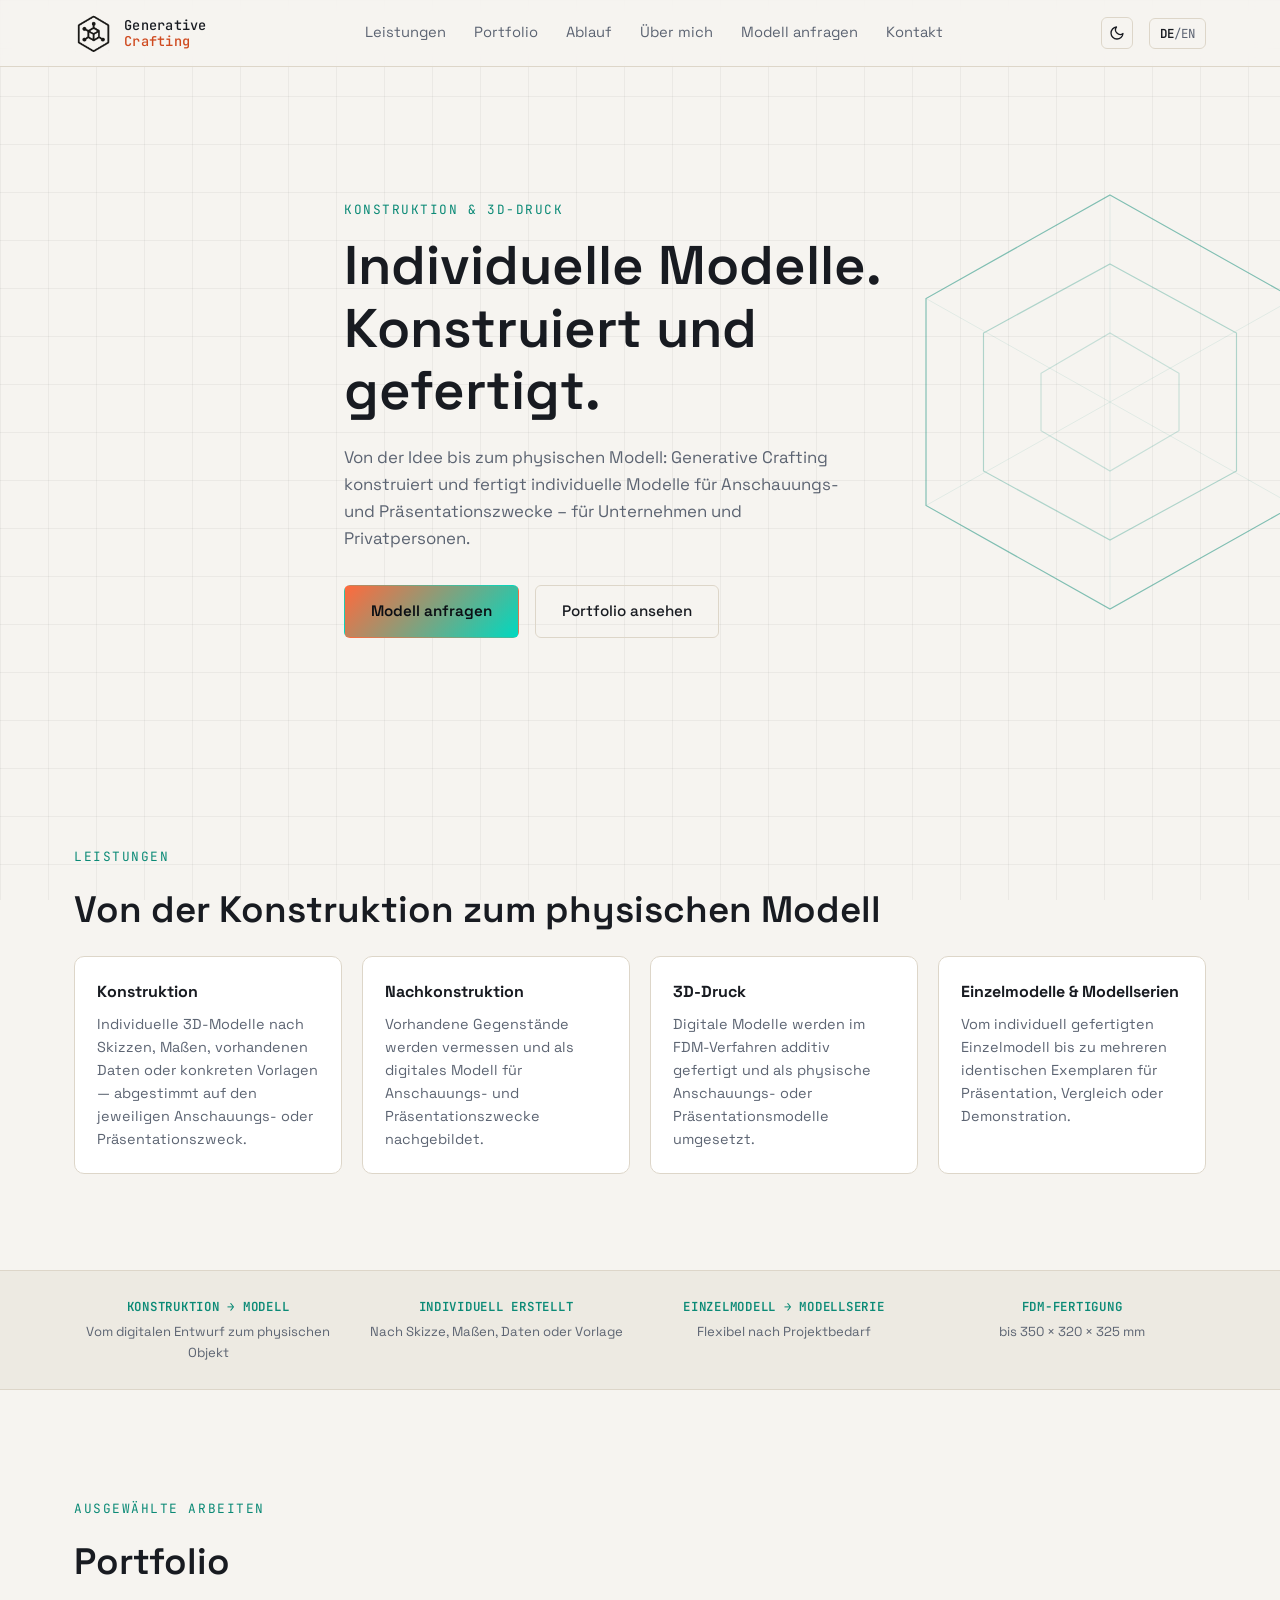
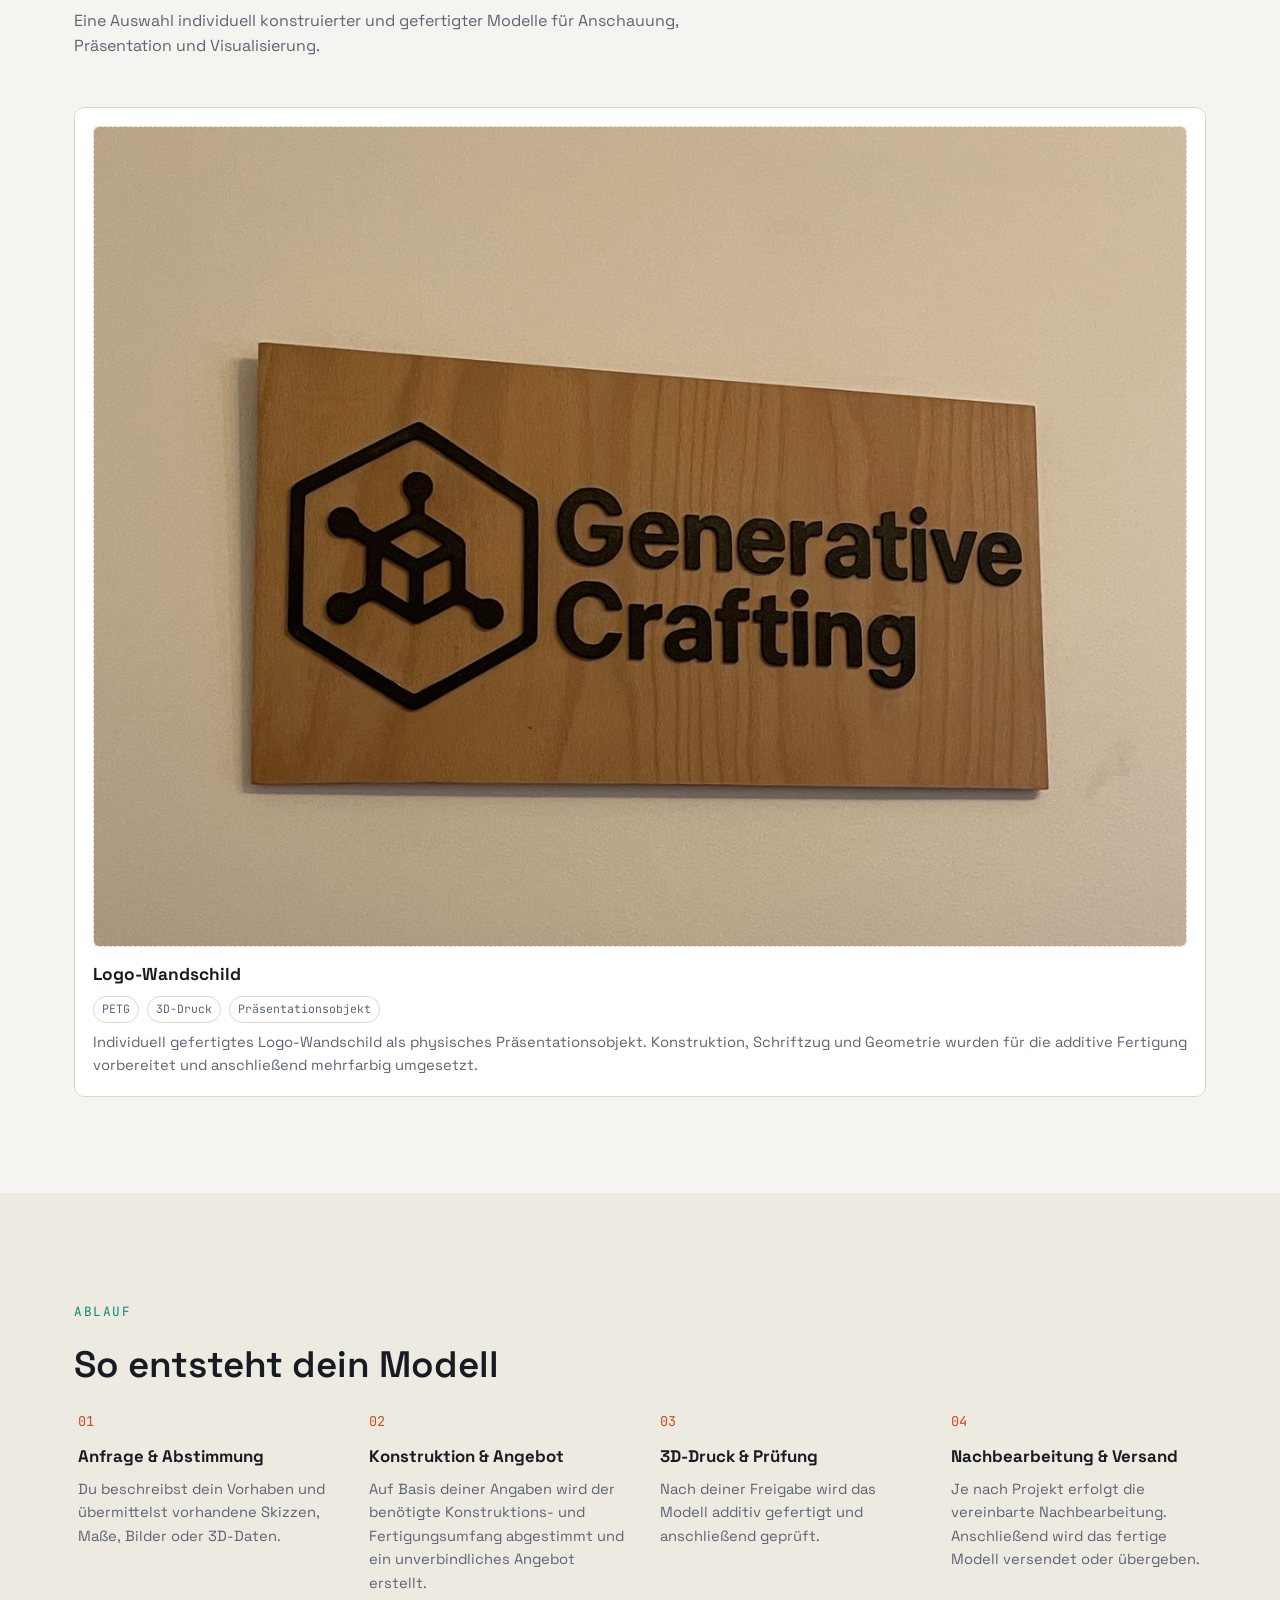
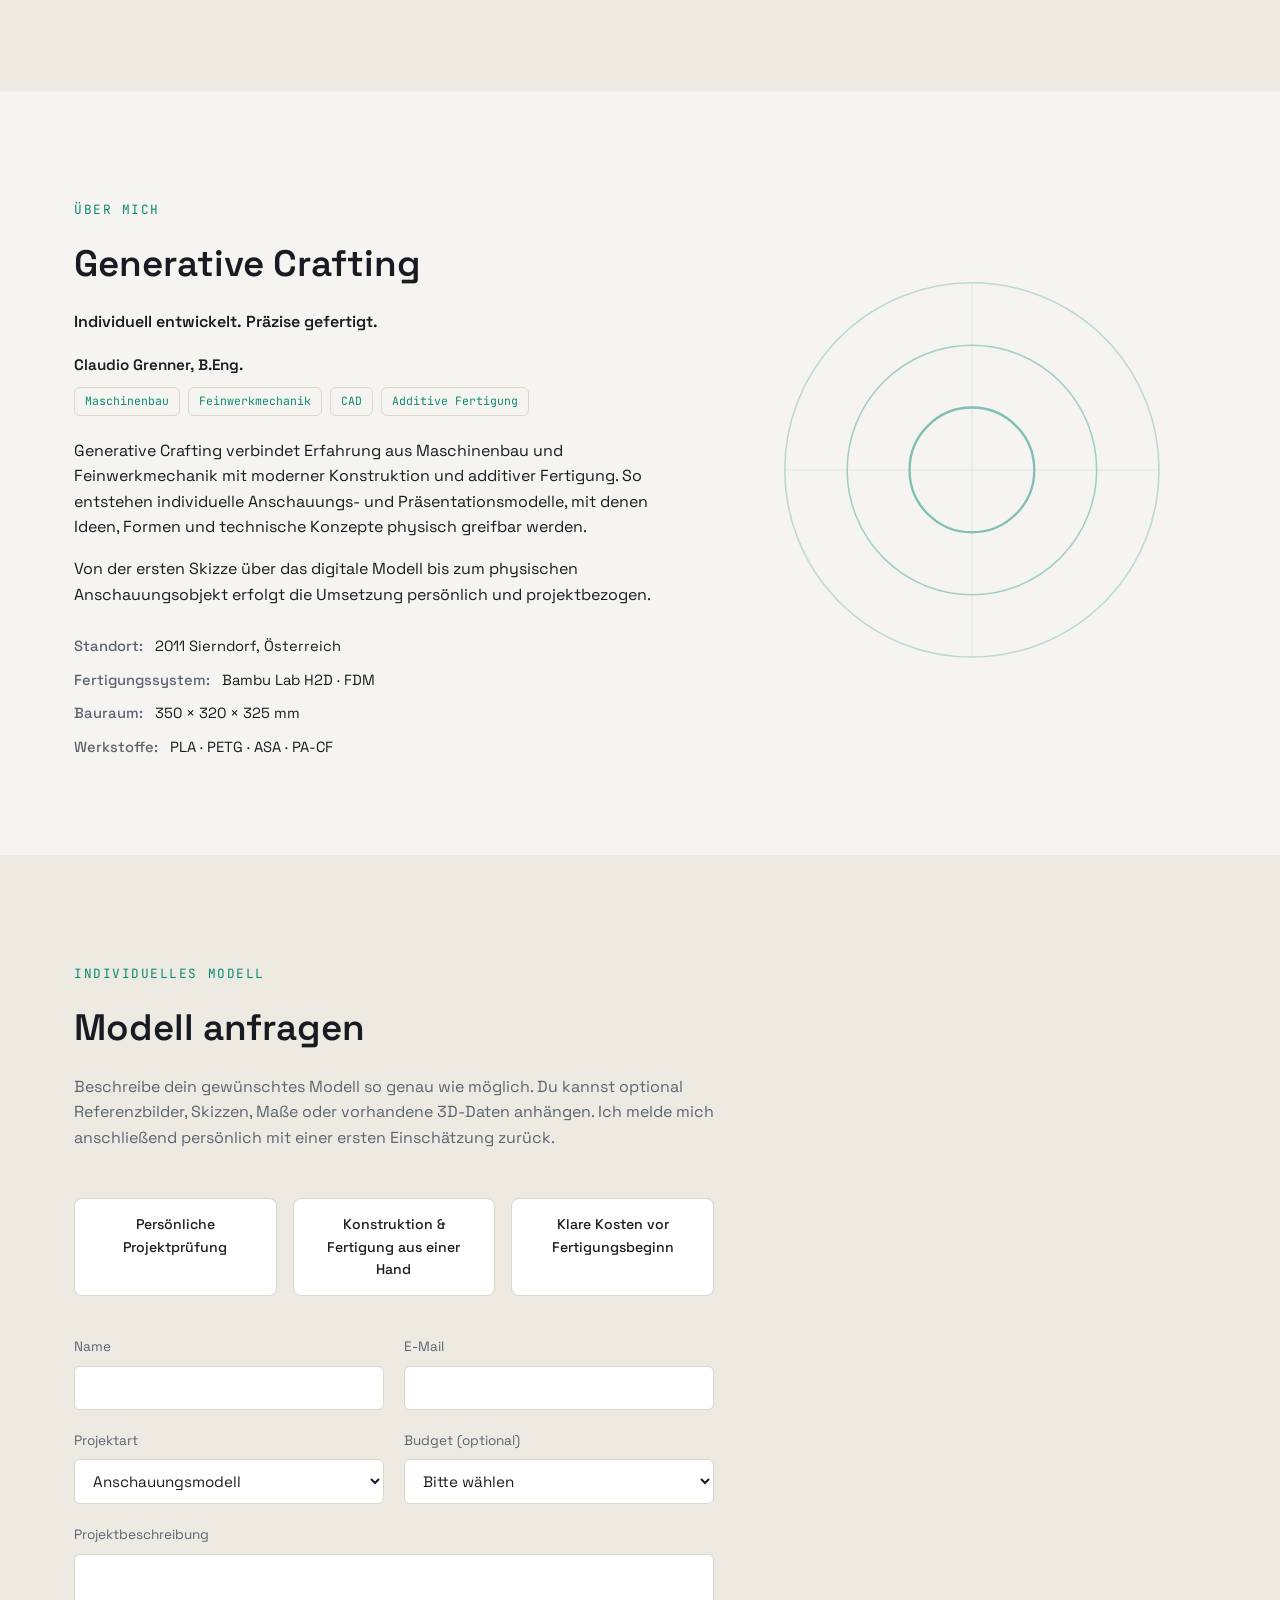
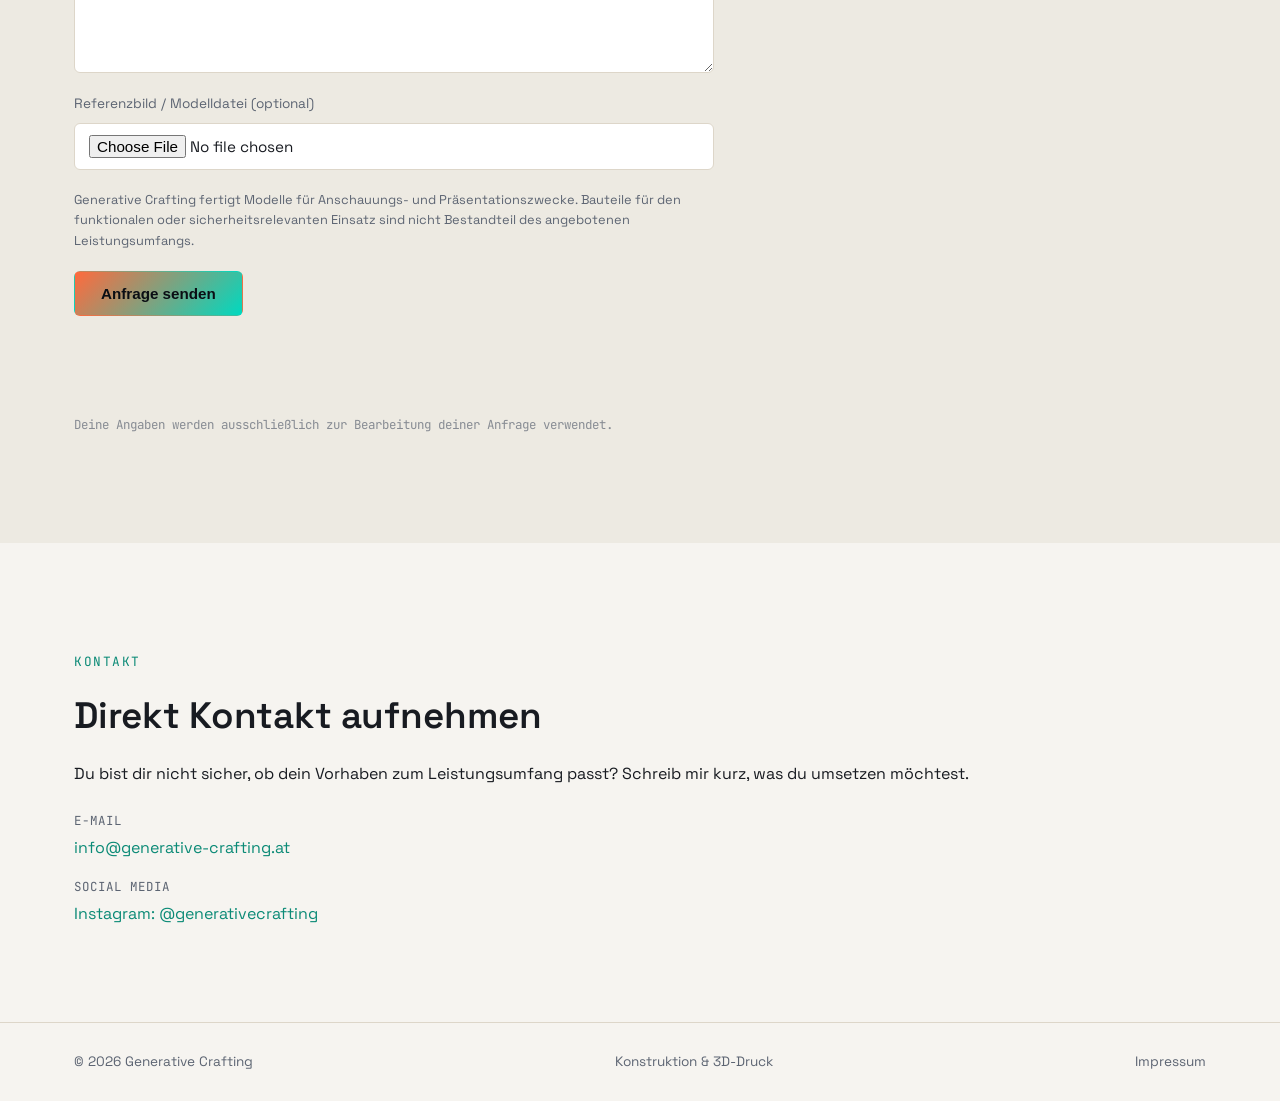
<file: index.html>
<!DOCTYPE html>
<html lang="de">
<head>
<meta charset="UTF-8">
<meta name="viewport" content="width=device-width, initial-scale=1.0">
<title>Konstruktion &amp; 3D-Druck | Generative Crafting</title>
<meta name="description" content="Generative Crafting konstruiert und fertigt individuelle Anschauungs- und Präsentationsmodelle nach Skizzen, Daten, Maßen oder bestehenden Vorlagen.">
<meta property="og:type" content="website">
<meta property="og:url" content="https://generative-crafting.at/">
<meta property="og:site_name" content="Generative Crafting">
<meta property="og:locale" content="de_AT">
<meta property="og:title" content="Generative Crafting — Konstruktion &amp; 3D-Druck">
<meta property="og:description" content="Konstruktion und additive Fertigung individueller Anschauungs- und Präsentationsmodelle nach Skizzen, Daten, Maßen oder bestehenden Vorlagen.">
<meta property="og:image" content="https://generative-crafting.at/assets/img/logo-icon.png">
<meta name="twitter:card" content="summary">
<meta name="twitter:title" content="Generative Crafting — Konstruktion &amp; 3D-Druck">
<meta name="twitter:description" content="Konstruktion und additive Fertigung individueller Anschauungs- und Präsentationsmodelle nach Skizzen, Daten, Maßen oder bestehenden Vorlagen.">
<meta name="twitter:image" content="https://generative-crafting.at/assets/img/logo-icon.png">
<link rel="canonical" href="https://generative-crafting.at/">
<link rel="icon" type="image/png" sizes="32x32" href="assets/img/favicon-32.png">
<link rel="icon" type="image/png" sizes="16x16" href="assets/img/favicon-16.png">
<link rel="apple-touch-icon" sizes="180x180" href="assets/img/apple-touch-icon.png">
<link rel="preconnect" href="https://fonts.googleapis.com">
<link rel="preconnect" href="https://fonts.gstatic.com" crossorigin>
<link href="https://fonts.googleapis.com/css2?family=Space+Grotesk:wght@400;500;600;700&family=JetBrains+Mono:wght@400;500;600&display=swap" rel="stylesheet">
<link rel="stylesheet" href="css/style.css">
<script>
  (function () {
    var stored = localStorage.getItem("gc-theme");
    var theme = stored || (window.matchMedia("(prefers-color-scheme: light)").matches ? "light" : "dark");
    document.documentElement.setAttribute("data-theme", theme);
  })();
</script>
<script type="application/ld+json">
{
  "@context": "https://schema.org",
  "@type": "LocalBusiness",
  "name": "Generative Crafting",
  "image": "https://generative-crafting.at/assets/img/logo-icon.png",
  "url": "https://generative-crafting.at/",
  "email": "info@generative-crafting.at",
  "address": {
    "@type": "PostalAddress",
    "streetAddress": "Hauptstraße 46",
    "postalCode": "2011",
    "addressLocality": "Unterhautzental",
    "addressCountry": "AT"
  },
  "description": "Konstruktion und additive Fertigung individueller Anschauungs- und Präsentationsmodelle nach Skizzen, Daten, Maßen oder bestehenden Vorlagen.",
  "sameAs": ["https://www.instagram.com/generativecrafting/"]
}
</script>
</head>
<body>

<div class="grid-overlay" aria-hidden="true"></div>

<header class="site-header">
  <div class="container header-inner">
    <a href="#top" class="brand">
      <img src="assets/img/logo-icon.png" alt="Generative Crafting Logo" class="brand-logo">
      <span class="brand-name">Generative<br><span class="accent">Crafting</span></span>
    </a>

    <nav class="main-nav" id="main-nav">
      <a href="#services" data-i18n="nav.services">Leistungen</a>
      <a href="#portfolio" data-i18n="nav.portfolio">Portfolio</a>
      <a href="#process" data-i18n="nav.process">Ablauf</a>
      <a href="#about" data-i18n="nav.about">Über mich</a>
      <a href="#order" data-i18n="nav.order">Modell anfragen</a>
      <a href="#contact" data-i18n="nav.contact">Kontakt</a>
    </nav>

    <div class="header-actions">
      <button id="theme-toggle" class="theme-toggle" type="button" aria-label="Hell/Dunkel umschalten">
        <svg class="icon-sun" viewBox="0 0 24 24" width="16" height="16" fill="none" stroke="currentColor" stroke-width="2" stroke-linecap="round"><circle cx="12" cy="12" r="4"/><path d="M12 2v2M12 20v2M4.93 4.93l1.41 1.41M17.66 17.66l1.41 1.41M2 12h2M20 12h2M4.93 19.07l1.41-1.41M17.66 6.34l1.41-1.41"/></svg>
        <svg class="icon-moon" viewBox="0 0 24 24" width="16" height="16" fill="none" stroke="currentColor" stroke-width="2" stroke-linecap="round" stroke-linejoin="round"><path d="M21 12.79A9 9 0 1 1 11.21 3 7 7 0 0 0 21 12.79Z"/></svg>
      </button>
      <button id="lang-toggle" class="lang-toggle" type="button" aria-label="Sprache wechseln">
        <span class="lang-current">DE</span>/<span class="lang-other">EN</span>
      </button>
      <button id="nav-toggle" class="nav-toggle" type="button" aria-label="Menü öffnen" aria-expanded="false" aria-controls="main-nav">
        <span></span><span></span><span></span>
      </button>
    </div>
  </div>
</header>

<main id="top">

  <!-- HERO -->
  <section class="hero">
    <div class="container hero-inner">
      <p class="eyebrow" data-i18n="hero.eyebrow">Konstruktion &amp; 3D-Druck</p>
      <h1 data-i18n="hero.title">Individuelle Modelle.<br>Konstruiert und gefertigt.</h1>
      <p class="hero-sub" data-i18n="hero.sub">
        Von der Idee bis zum physischen Modell: Generative Crafting konstruiert und fertigt
        individuelle Modelle für Anschauungs- und Präsentationszwecke – für Unternehmen und
        Privatpersonen.
      </p>
      <div class="hero-cta">
        <a href="#order" class="btn btn-primary" data-i18n="hero.cta_order">Modell anfragen</a>
        <a href="#portfolio" class="btn btn-outline" data-i18n="hero.cta_portfolio">Portfolio ansehen</a>
      </div>
    </div>
    <div class="hero-visual" aria-hidden="true">
      <svg viewBox="0 0 400 400" class="hero-mesh">
        <polygon points="200,20 360,110 360,290 200,380 40,290 40,110" fill="none" stroke="currentColor" stroke-width="1"/>
        <polygon points="200,80 310,140 310,260 200,320 90,260 90,140" fill="none" stroke="currentColor" stroke-width="1" opacity="0.6"/>
        <polygon points="200,140 260,175 260,225 200,260 140,225 140,175" fill="none" stroke="currentColor" stroke-width="1" opacity="0.4"/>
        <line x1="200" y1="20" x2="200" y2="380" stroke="currentColor" stroke-width="0.5" opacity="0.3"/>
        <line x1="40" y1="110" x2="360" y2="290" stroke="currentColor" stroke-width="0.5" opacity="0.3"/>
        <line x1="360" y1="110" x2="40" y2="290" stroke="currentColor" stroke-width="0.5" opacity="0.3"/>
      </svg>
    </div>
  </section>

  <!-- SERVICES -->
  <section id="services" class="section services-section">
    <div class="container">
      <p class="section-eyebrow" data-i18n="services.eyebrow">Leistungen</p>
      <h2 data-i18n="services.title">Von der Konstruktion zum physischen Modell</h2>
      <div class="services-grid">
        <div class="service-item">
          <h3 data-i18n="services.item1.title">Konstruktion</h3>
          <p data-i18n="services.item1.desc">Individuelle 3D-Modelle nach Skizzen, Maßen, vorhandenen Daten oder konkreten Vorlagen — abgestimmt auf den jeweiligen Anschauungs- oder Präsentationszweck.</p>
        </div>
        <div class="service-item">
          <h3 data-i18n="services.item2.title">Nachkonstruktion</h3>
          <p data-i18n="services.item2.desc">Vorhandene Gegenstände werden vermessen und als digitales Modell für Anschauungs- und Präsentationszwecke nachgebildet.</p>
        </div>
        <div class="service-item">
          <h3 data-i18n="services.item3.title">3D-Druck</h3>
          <p data-i18n="services.item3.desc">Digitale Modelle werden im FDM-Verfahren additiv gefertigt und als physische Anschauungs- oder Präsentationsmodelle umgesetzt.</p>
        </div>
        <div class="service-item">
          <h3 data-i18n="services.item4.title">Einzelmodelle &amp; Modellserien</h3>
          <p data-i18n="services.item4.desc">Vom individuell gefertigten Einzelmodell bis zu mehreren identischen Exemplaren für Präsentation, Vergleich oder Demonstration.</p>
        </div>
      </div>
    </div>
  </section>

  <!-- INFO STRIP -->
  <section class="info-strip">
    <div class="container info-grid">
      <div class="info-item">
        <span class="info-item-title" data-i18n="info.item1_title">Konstruktion → Modell</span>
        <span class="info-item-desc" data-i18n="info.item1_desc">Vom digitalen Entwurf zum physischen Objekt</span>
      </div>
      <div class="info-item">
        <span class="info-item-title" data-i18n="info.item2_title">Individuell erstellt</span>
        <span class="info-item-desc" data-i18n="info.item2_desc">Nach Skizze, Maßen, Daten oder Vorlage</span>
      </div>
      <div class="info-item">
        <span class="info-item-title" data-i18n="info.item3_title">Einzelmodell → Modellserie</span>
        <span class="info-item-desc" data-i18n="info.item3_desc">Flexibel nach Projektbedarf</span>
      </div>
      <div class="info-item">
        <span class="info-item-title" data-i18n="info.item4_title">FDM-Fertigung</span>
        <span class="info-item-desc" data-i18n="info.item4_desc">bis 350 × 320 × 325 mm</span>
      </div>
    </div>
  </section>

  <!-- PORTFOLIO -->
  <section id="portfolio" class="section">
    <div class="container">
      <p class="section-eyebrow" data-i18n="portfolio.eyebrow">Ausgewählte Arbeiten</p>
      <h2 data-i18n="portfolio.title">Portfolio</h2>
      <p class="section-lead" data-i18n="portfolio.lead">
        Eine Auswahl individuell konstruierter und gefertigter Modelle für Anschauung, Präsentation und Visualisierung.
      </p>

      <div class="portfolio-grid">

        <article class="portfolio-card">
          <div class="portfolio-thumb">
            <img src="assets/img/portfolio-wandlogo.jpg" alt="Individuell gefertigtes Logo-Wandschild als Präsentationsobjekt, Hexagon-Icon und Schriftzug erhaben auf Holz montiert">
          </div>
          <h3 data-i18n="portfolio.item4.title">Logo-Wandschild</h3>
          <p class="tag-row"><span class="tag" data-i18n="portfolio.item4.tag1">PETG</span><span class="tag" data-i18n="portfolio.item4.tag2">3D-Druck</span><span class="tag" data-i18n="portfolio.item4.tag3">Präsentationsobjekt</span></p>
          <p data-i18n="portfolio.item4.desc">Individuell gefertigtes Logo-Wandschild als physisches Präsentationsobjekt. Konstruktion, Schriftzug und Geometrie wurden für die additive Fertigung vorbereitet und anschließend mehrfarbig umgesetzt.</p>
        </article>

      </div>
    </div>
  </section>

  <!-- PROCESS -->
  <section id="process" class="section section-alt">
    <div class="container">
      <p class="section-eyebrow" data-i18n="process.eyebrow">Ablauf</p>
      <h2 data-i18n="process.title">So entsteht dein Modell</h2>

      <ol class="process-list">
        <li>
          <span class="process-num">01</span>
          <h3 data-i18n="process.step1.title">Anfrage &amp; Abstimmung</h3>
          <p data-i18n="process.step1.desc">Du beschreibst dein Vorhaben und übermittelst vorhandene Skizzen, Maße, Bilder oder 3D-Daten.</p>
        </li>
        <li>
          <span class="process-num">02</span>
          <h3 data-i18n="process.step2.title">Konstruktion &amp; Angebot</h3>
          <p data-i18n="process.step2.desc">Auf Basis deiner Angaben wird der benötigte Konstruktions- und Fertigungsumfang abgestimmt und ein unverbindliches Angebot erstellt.</p>
        </li>
        <li>
          <span class="process-num">03</span>
          <h3 data-i18n="process.step3.title">3D-Druck &amp; Prüfung</h3>
          <p data-i18n="process.step3.desc">Nach deiner Freigabe wird das Modell additiv gefertigt und anschließend geprüft.</p>
        </li>
        <li>
          <span class="process-num">04</span>
          <h3 data-i18n="process.step4.title">Nachbearbeitung &amp; Versand</h3>
          <p data-i18n="process.step4.desc">Je nach Projekt erfolgt die vereinbarte Nachbearbeitung. Anschließend wird das fertige Modell versendet oder übergeben.</p>
        </li>
      </ol>
    </div>
  </section>

  <!-- ABOUT -->
  <section id="about" class="section">
    <div class="container about-grid">
      <div>
        <p class="section-eyebrow" data-i18n="about.eyebrow">Über mich</p>
        <h2 data-i18n="about.title">Generative Crafting</h2>
        <p class="about-tagline" data-i18n="about.tagline">Individuell entwickelt. Präzise gefertigt.</p>
        <p class="about-credential-name" data-i18n="about.credential_name">Claudio Grenner, B.Eng.</p>
        <ul class="about-tags">
          <li class="about-tag" data-i18n="about.tag1">Maschinenbau</li>
          <li class="about-tag" data-i18n="about.tag2">Feinwerkmechanik</li>
          <li class="about-tag" data-i18n="about.tag3">CAD</li>
          <li class="about-tag" data-i18n="about.tag4">Additive Fertigung</li>
        </ul>
        <p data-i18n="about.p1">
          Generative Crafting verbindet Erfahrung aus Maschinenbau und Feinwerkmechanik mit
          moderner Konstruktion und additiver Fertigung. So entstehen individuelle Anschauungs-
          und Präsentationsmodelle, mit denen Ideen, Formen und technische Konzepte physisch
          greifbar werden.
        </p>
        <p data-i18n="about.p2">
          Von der ersten Skizze über das digitale Modell bis zum physischen Anschauungsobjekt
          erfolgt die Umsetzung persönlich und projektbezogen.
        </p>
        <ul class="about-facts">
          <li><strong data-i18n="about.fact1_label">Standort:</strong> <span data-i18n="about.fact1_value">2011 Sierndorf, Österreich</span></li>
          <li><strong data-i18n="about.fact2_label">Fertigungssystem:</strong> <span data-i18n="about.fact2_value">Bambu Lab H2D · FDM</span></li>
          <li><strong data-i18n="about.fact4_label">Bauraum:</strong> <span data-i18n="about.fact4_value">350 × 320 × 325 mm</span></li>
          <li><strong data-i18n="about.fact3_label">Werkstoffe:</strong> <span data-i18n="about.fact3_value">PLA · PETG · ASA · PA-CF</span></li>
        </ul>
      </div>
      <div class="about-visual" aria-hidden="true">
        <svg viewBox="0 0 300 300" class="about-mesh">
          <circle cx="150" cy="150" r="120" fill="none" stroke="currentColor" stroke-width="1" opacity="0.5"/>
          <circle cx="150" cy="150" r="80" fill="none" stroke="currentColor" stroke-width="1" opacity="0.7"/>
          <circle cx="150" cy="150" r="40" fill="none" stroke="currentColor" stroke-width="1.5"/>
          <path d="M150,30 L150,270 M30,150 L270,150" stroke="currentColor" stroke-width="0.5" opacity="0.3"/>
        </svg>
      </div>
    </div>
  </section>

  <!-- ORDER FORM -->
  <section id="order" class="section section-alt">
    <div class="container">
      <p class="section-eyebrow" data-i18n="order.eyebrow">Individuelles Modell</p>
      <h2 data-i18n="order.title">Modell anfragen</h2>
      <p class="section-lead" data-i18n="order.lead">
        Beschreibe dein gewünschtes Modell so genau wie möglich. Du kannst optional
        Referenzbilder, Skizzen, Maße oder vorhandene 3D-Daten anhängen. Ich melde mich
        anschließend persönlich mit einer ersten Einschätzung zurück.
      </p>

      <ul class="trust-list">
        <li data-i18n="order.trust1">Persönliche Projektprüfung</li>
        <li data-i18n="order.trust2">Konstruktion &amp; Fertigung aus einer Hand</li>
        <li data-i18n="order.trust3">Klare Kosten vor Fertigungsbeginn</li>
      </ul>

      <form id="order-form" class="order-form" action="https://formspree.io/f/mvkozeee" method="POST" enctype="multipart/form-data">
        <div class="form-row">
          <div class="form-field">
            <label for="name" data-i18n="order.form.name">Name</label>
            <input type="text" id="name" name="name" required>
          </div>
          <div class="form-field">
            <label for="email" data-i18n="order.form.email">E-Mail</label>
            <input type="email" id="email" name="email" required>
          </div>
        </div>

        <div class="form-row">
          <div class="form-field">
            <label for="project_type" data-i18n="order.form.type">Projektart</label>
            <select id="project_type" name="project_type">
              <option data-i18n="order.form.type_display">Anschauungsmodell</option>
              <option data-i18n="order.form.type_presentation">Präsentationsmodell</option>
              <option data-i18n="order.form.type_product">Produkt-/Designmodell</option>
              <option data-i18n="order.form.type_architecture">Architekturmodell</option>
              <option data-i18n="order.form.type_template">Modell nach Vorlage</option>
              <option data-i18n="order.form.type_series">Modellserie</option>
              <option data-i18n="order.form.type_other">Sonstiges</option>
            </select>
          </div>
          <div class="form-field">
            <label for="budget" data-i18n="order.form.budget">Budget (optional)</label>
            <select id="budget" name="budget">
              <option value="" data-i18n="order.form.budget_placeholder">Bitte wählen</option>
              <option data-i18n="order.form.budget_1">unter 100 €</option>
              <option data-i18n="order.form.budget_2">100–250 €</option>
              <option data-i18n="order.form.budget_3">250–500 €</option>
              <option data-i18n="order.form.budget_4">500–1.000 €</option>
              <option data-i18n="order.form.budget_5">über 1.000 €</option>
              <option data-i18n="order.form.budget_6">Noch offen</option>
            </select>
          </div>
        </div>

        <div class="form-field">
          <label for="description" data-i18n="order.form.description">Projektbeschreibung</label>
          <textarea id="description" name="description" rows="5" required></textarea>
        </div>

        <div class="form-field">
          <label for="attachment" data-i18n="order.form.attachment">Referenzbild / Modelldatei (optional)</label>
          <input type="file" id="attachment" name="attachment">
        </div>

        <p class="form-scope-note" data-i18n="order.form.scope_note">
          Generative Crafting fertigt Modelle für Anschauungs- und Präsentationszwecke. Bauteile
          für den funktionalen oder sicherheitsrelevanten Einsatz sind nicht Bestandteil des
          angebotenen Leistungsumfangs.
        </p>

        <button type="submit" class="btn btn-primary" data-i18n="order.form.submit">Anfrage senden</button>

        <p id="form-status" class="form-status" role="status"></p>
        <p class="form-note" data-i18n="order.form.note">
          Deine Angaben werden ausschließlich zur Bearbeitung deiner Anfrage verwendet.
        </p>
      </form>
    </div>
  </section>

  <!-- CONTACT -->
  <section id="contact" class="section">
    <div class="container contact-inner">
      <div>
        <p class="section-eyebrow" data-i18n="contact.eyebrow">Kontakt</p>
        <h2 data-i18n="contact.title">Direkt Kontakt aufnehmen</h2>
        <p data-i18n="contact.lead">Du bist dir nicht sicher, ob dein Vorhaben zum Leistungsumfang passt? Schreib mir kurz, was du umsetzen möchtest.</p>
        <ul class="contact-list">
          <li>
            <span class="contact-label" data-i18n="contact.email_label">E-Mail</span>
            <a href="mailto:info@generative-crafting.at">info@generative-crafting.at</a>
          </li>
          <li>
            <span class="contact-label" data-i18n="contact.social_label">Social Media</span>
            <a href="https://www.instagram.com/generativecrafting/" target="_blank" rel="noopener">Instagram: @generativecrafting</a>
          </li>
        </ul>
      </div>
    </div>
  </section>

</main>

<footer class="site-footer">
  <div class="container footer-inner">
    <span>&copy; <span id="year"></span> Generative Crafting</span>
    <span class="footer-note" data-i18n="footer.note">Konstruktion &amp; 3D-Druck</span>
    <a href="impressum.html">Impressum</a>
  </div>
</footer>

<script src="js/i18n.js"></script>
<script src="js/main.js"></script>
<!-- Cloudflare Web Analytics --><script type='module' src='https://static.cloudflareinsights.com/beacon.min.js' data-cf-beacon='{"token": "21bf9e4d04584a7cbdcee13ca0ff6ee0"}'></script><!-- End Cloudflare Web Analytics -->
</body>
</html>
</file>
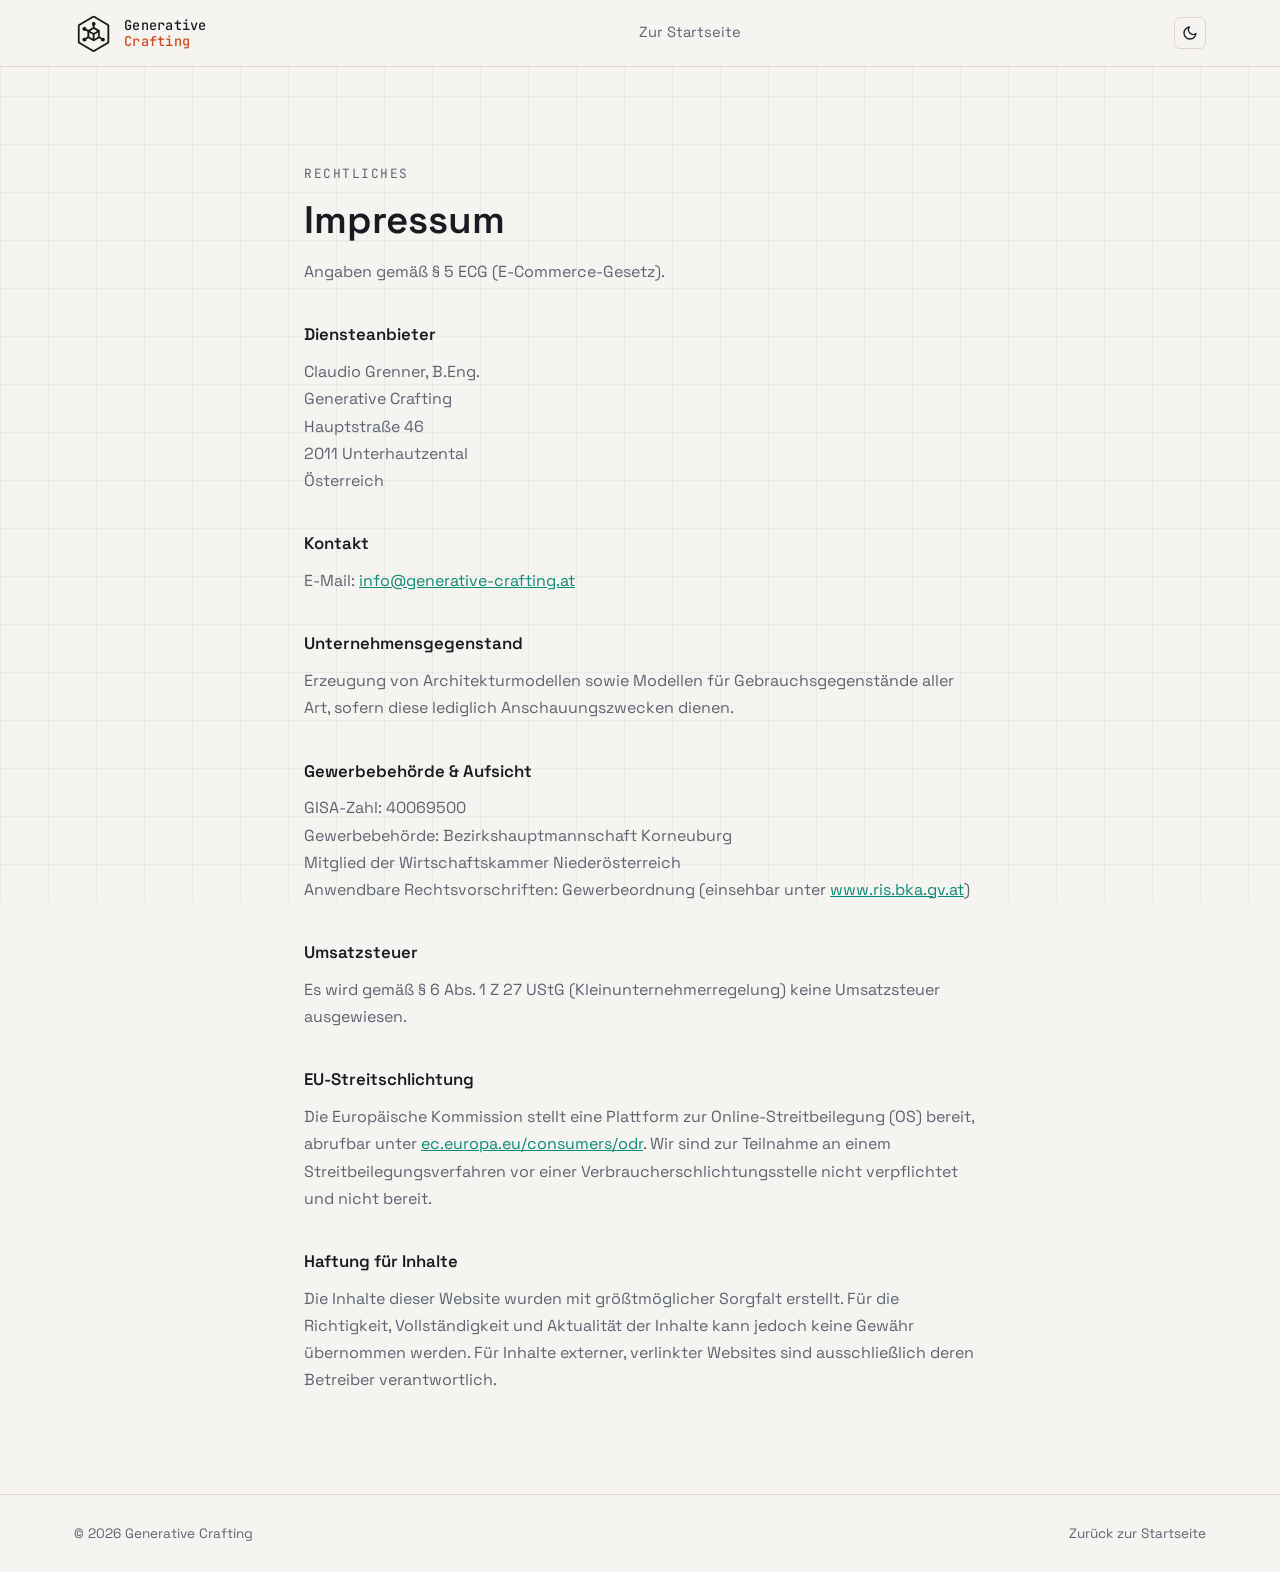
<file: impressum.html>
<!DOCTYPE html>
<html lang="de">
<head>
<meta charset="UTF-8">
<meta name="viewport" content="width=device-width, initial-scale=1.0">
<title>Impressum — Generative Crafting</title>
<meta name="description" content="Impressum und Anbieterkennzeichnung von Generative Crafting gemäß § 5 ECG.">
<meta name="robots" content="noindex, follow">
<link rel="canonical" href="https://generative-crafting.at/impressum.html">
<link rel="icon" type="image/png" sizes="32x32" href="assets/img/favicon-32.png">
<link rel="icon" type="image/png" sizes="16x16" href="assets/img/favicon-16.png">
<link rel="apple-touch-icon" sizes="180x180" href="assets/img/apple-touch-icon.png">
<link rel="preconnect" href="https://fonts.googleapis.com">
<link rel="preconnect" href="https://fonts.gstatic.com" crossorigin>
<link href="https://fonts.googleapis.com/css2?family=Space+Grotesk:wght@400;500;600;700&family=JetBrains+Mono:wght@400;500;600&display=swap" rel="stylesheet">
<link rel="stylesheet" href="css/style.css">
<script>
  (function () {
    var stored = localStorage.getItem("gc-theme");
    var theme = stored || (window.matchMedia("(prefers-color-scheme: light)").matches ? "light" : "dark");
    document.documentElement.setAttribute("data-theme", theme);
  })();
</script>
</head>
<body>

<div class="grid-overlay" aria-hidden="true"></div>

<header class="site-header">
  <div class="container header-inner">
    <a href="index.html#top" class="brand">
      <img src="assets/img/logo-icon.png" alt="Generative Crafting Logo" class="brand-logo">
      <span class="brand-name">Generative<br><span class="accent">Crafting</span></span>
    </a>

    <nav class="main-nav" id="main-nav">
      <a href="index.html#top">Zur Startseite</a>
    </nav>

    <div class="header-actions">
      <button id="theme-toggle" class="theme-toggle" type="button" aria-label="Hell/Dunkel umschalten">
        <svg class="icon-sun" viewBox="0 0 24 24" width="16" height="16" fill="none" stroke="currentColor" stroke-width="2" stroke-linecap="round"><circle cx="12" cy="12" r="4"/><path d="M12 2v2M12 20v2M4.93 4.93l1.41 1.41M17.66 17.66l1.41 1.41M2 12h2M20 12h2M4.93 19.07l1.41-1.41M17.66 6.34l1.41-1.41"/></svg>
        <svg class="icon-moon" viewBox="0 0 24 24" width="16" height="16" fill="none" stroke="currentColor" stroke-width="2" stroke-linecap="round" stroke-linejoin="round"><path d="M21 12.79A9 9 0 1 1 11.21 3 7 7 0 0 0 21 12.79Z"/></svg>
      </button>
      <button id="nav-toggle" class="nav-toggle" type="button" aria-label="Menü öffnen" aria-expanded="false" aria-controls="main-nav">
        <span></span><span></span><span></span>
      </button>
    </div>
  </div>
</header>

<main id="top">
  <section class="section legal-section">
    <div class="container legal-content">
      <p class="section-eyebrow">Rechtliches</p>
      <h1>Impressum</h1>
      <p class="section-lead">Angaben gemäß § 5 ECG (E-Commerce-Gesetz).</p>

      <h2>Diensteanbieter</h2>
      <p>
        Claudio Grenner, B.Eng.<br>
        Generative Crafting<br>
        Hauptstraße 46<br>
        2011 Unterhautzental<br>
        Österreich
      </p>

      <h2>Kontakt</h2>
      <p>
        E-Mail: <a href="mailto:info@generative-crafting.at">info@generative-crafting.at</a>
      </p>

      <h2>Unternehmensgegenstand</h2>
      <p>
        Erzeugung von Architekturmodellen sowie Modellen für Gebrauchsgegenstände
        aller Art, sofern diese lediglich Anschauungszwecken dienen.
      </p>

      <h2>Gewerbebehörde &amp; Aufsicht</h2>
      <p>
        GISA-Zahl: 40069500<br>
        Gewerbebehörde: Bezirkshauptmannschaft Korneuburg<br>
        Mitglied der Wirtschaftskammer Niederösterreich<br>
        Anwendbare Rechtsvorschriften: Gewerbeordnung (einsehbar unter
        <a href="https://www.ris.bka.gv.at" target="_blank" rel="noopener">www.ris.bka.gv.at</a>)
      </p>

      <h2>Umsatzsteuer</h2>
      <p>
        Es wird gemäß § 6 Abs. 1 Z 27 UStG (Kleinunternehmerregelung)
        keine Umsatzsteuer ausgewiesen.
      </p>

      <h2>EU-Streitschlichtung</h2>
      <p>
        Die Europäische Kommission stellt eine Plattform zur Online-Streitbeilegung (OS)
        bereit, abrufbar unter
        <a href="https://ec.europa.eu/consumers/odr/" target="_blank" rel="noopener">ec.europa.eu/consumers/odr</a>.
        Wir sind zur Teilnahme an einem Streitbeilegungsverfahren vor einer
        Verbraucherschlichtungsstelle nicht verpflichtet und nicht bereit.
      </p>

      <h2>Haftung für Inhalte</h2>
      <p>
        Die Inhalte dieser Website wurden mit größtmöglicher Sorgfalt erstellt.
        Für die Richtigkeit, Vollständigkeit und Aktualität der Inhalte kann
        jedoch keine Gewähr übernommen werden. Für Inhalte externer, verlinkter
        Websites sind ausschließlich deren Betreiber verantwortlich.
      </p>
    </div>
  </section>
</main>

<footer class="site-footer">
  <div class="container footer-inner">
    <span>&copy; <span id="year"></span> Generative Crafting</span>
    <a href="index.html#top">Zurück zur Startseite</a>
  </div>
</footer>

<script>
  (function () {
    const themeToggle = document.getElementById("theme-toggle");
    themeToggle.addEventListener("click", () => {
      const current = document.documentElement.getAttribute("data-theme") === "light" ? "light" : "dark";
      const next = current === "light" ? "dark" : "light";
      document.documentElement.setAttribute("data-theme", next);
      localStorage.setItem("gc-theme", next);
    });

    const navToggle = document.getElementById("nav-toggle");
    const mainNav = document.getElementById("main-nav");
    navToggle.addEventListener("click", () => {
      const isOpen = mainNav.classList.toggle("open");
      navToggle.setAttribute("aria-expanded", String(isOpen));
    });

    document.getElementById("year").textContent = new Date().getFullYear();
  })();
</script>
<!-- Cloudflare Web Analytics --><script type='module' src='https://static.cloudflareinsights.com/beacon.min.js' data-cf-beacon='{"token": "21bf9e4d04584a7cbdcee13ca0ff6ee0"}'></script><!-- End Cloudflare Web Analytics -->
</body>
</html>
</file>
<file: css/style.css>
/* ==========================================================================
   Generative Crafting — Stylesheet
   Technical / professional dark theme with generative line-art accents.
   ========================================================================== */

:root {
  /* Dark theme (default) */
  --bg: #0a0e14;
  --bg-alt: #0e131c;
  --surface: #131a24;
  --surface-border: #232c3a;
  --text: #e8edf4;
  --text-muted: #93a1b5;
  --accent: #ff6a3d;
  --accent-2: #00d9c0;
  --header-bg: rgba(10, 14, 20, 0.85);
  --grid-line: rgba(255, 255, 255, 0.03);

  --brand-orange: #ff6a3d;
  --brand-teal: #00d9c0;
  --accent-grad: linear-gradient(135deg, var(--brand-orange), var(--brand-teal));
  --font-body: 'Space Grotesk', system-ui, -apple-system, Segoe UI, sans-serif;
  --font-mono: 'JetBrains Mono', 'SFMono-Regular', Consolas, monospace;
  --radius: 10px;
  --max-width: 1180px;
}

@media (prefers-color-scheme: light) {
  :root:not([data-theme="dark"]) {
    --bg: #f6f4f0;
    --bg-alt: #edeae2;
    --surface: #ffffff;
    --surface-border: #ddd6c9;
    --text: #181b21;
    --text-muted: #5c6472;
    --accent: #cf4a1f;
    --accent-2: #0b8a76;
    --header-bg: rgba(246, 244, 240, 0.85);
    --grid-line: rgba(0, 0, 0, 0.045);
  }
}

:root[data-theme="light"] {
  --bg: #f6f4f0;
  --bg-alt: #edeae2;
  --surface: #ffffff;
  --surface-border: #ddd6c9;
  --text: #181b21;
  --text-muted: #5c6472;
  --accent: #cf4a1f;
  --accent-2: #0b8a76;
  --header-bg: rgba(246, 244, 240, 0.85);
  --grid-line: rgba(0, 0, 0, 0.045);
}

* { box-sizing: border-box; }

html { scroll-behavior: smooth; }

body {
  margin: 0;
  background: var(--bg);
  color: var(--text);
  font-family: var(--font-body);
  line-height: 1.6;
  -webkit-font-smoothing: antialiased;
  transition: background-color 0.2s ease, color 0.2s ease;
}

@media (prefers-reduced-motion: reduce) {
  body { transition: none; }
}

img { max-width: 100%; display: block; }

a { color: inherit; text-decoration: none; }

.container {
  max-width: var(--max-width);
  margin: 0 auto;
  padding: 0 24px;
}

.accent { color: var(--accent); }

/* Background grid overlay */
.grid-overlay {
  position: fixed;
  inset: 0;
  pointer-events: none;
  z-index: 0;
  background-image:
    linear-gradient(to right, var(--grid-line) 1px, transparent 1px),
    linear-gradient(to bottom, var(--grid-line) 1px, transparent 1px);
  background-size: 48px 48px;
}

/* ---------- Header ---------- */
.site-header {
  position: sticky;
  top: 0;
  z-index: 50;
  background: var(--header-bg);
  backdrop-filter: blur(10px);
  border-bottom: 1px solid var(--surface-border);
  transition: background-color 0.2s ease, border-color 0.2s ease;
}

.header-inner {
  display: flex;
  align-items: center;
  justify-content: space-between;
  padding-top: 14px;
  padding-bottom: 14px;
}

.brand {
  display: flex;
  align-items: center;
  gap: 12px;
}

.brand-logo {
  width: 38px;
  height: 38px;
  object-fit: contain;
  transition: filter 0.2s ease;
}

/* The logo artwork is black-on-transparent; invert it to white for dark backgrounds */
@media (prefers-color-scheme: dark) {
  :root:not([data-theme="light"]) .brand-logo { filter: invert(1); }
}
:root[data-theme="dark"] .brand-logo { filter: invert(1); }

.brand-name {
  font-family: var(--font-mono);
  font-size: 0.85rem;
  line-height: 1.2;
  letter-spacing: 0.02em;
  font-weight: 500;
}

.main-nav {
  display: flex;
  gap: 28px;
}

.main-nav a {
  font-size: 0.92rem;
  color: var(--text-muted);
  transition: color 0.2s ease;
  white-space: nowrap;
}

.main-nav a:hover { color: var(--text); }

.header-actions {
  display: flex;
  align-items: center;
  gap: 16px;
}

.lang-toggle {
  background: none;
  border: 1px solid var(--surface-border);
  color: var(--text-muted);
  font-family: var(--font-mono);
  font-size: 0.78rem;
  padding: 6px 10px;
  border-radius: 6px;
  cursor: pointer;
}
.lang-toggle .lang-current { color: var(--text); font-weight: 600; }

.theme-toggle {
  display: flex;
  align-items: center;
  justify-content: center;
  background: none;
  border: 1px solid var(--surface-border);
  color: var(--text);
  width: 32px;
  height: 32px;
  padding: 0;
  border-radius: 6px;
  cursor: pointer;
}
.theme-toggle svg { width: 16px; height: 16px; }
.theme-toggle .icon-moon { display: none; }
:root[data-theme="light"] .theme-toggle .icon-sun { display: none; }
:root[data-theme="light"] .theme-toggle .icon-moon { display: block; }

.nav-toggle {
  display: none;
  flex-direction: column;
  gap: 4px;
  background: none;
  border: none;
  cursor: pointer;
  padding: 6px;
}
.nav-toggle span {
  width: 22px;
  height: 2px;
  background: var(--text);
  display: block;
}

/* ---------- Hero ---------- */
.hero {
  position: relative;
  padding: 120px 0 100px;
  overflow: hidden;
}

.hero-inner { position: relative; z-index: 1; max-width: 640px; }

.eyebrow, .section-eyebrow {
  font-family: var(--font-mono);
  font-size: 0.8rem;
  text-transform: uppercase;
  letter-spacing: 0.12em;
  color: var(--accent-2);
  margin-bottom: 14px;
}

.hero h1 {
  font-size: clamp(2.2rem, 5vw, 3.4rem);
  line-height: 1.15;
  margin: 0 0 22px;
  font-weight: 600;
}

.hero-sub {
  color: var(--text-muted);
  font-size: 1.05rem;
  margin-bottom: 34px;
  max-width: 520px;
}

.hero-cta { display: flex; gap: 16px; flex-wrap: wrap; }

.hero-visual {
  position: absolute;
  right: -60px;
  top: 50%;
  transform: translateY(-50%);
  width: 460px;
  height: 460px;
  color: var(--accent-2);
  opacity: 0.5;
  z-index: 0;
}

.hero-mesh { width: 100%; height: 100%; animation: rotate 40s linear infinite; }

@keyframes rotate {
  from { transform: rotate(0deg); }
  to { transform: rotate(360deg); }
}

/* ---------- Buttons ---------- */
.btn {
  display: inline-block;
  padding: 13px 26px;
  border-radius: 6px;
  font-size: 0.95rem;
  font-weight: 500;
  cursor: pointer;
  border: 1px solid transparent;
  transition: transform 0.15s ease, opacity 0.15s ease;
}
.btn:hover { transform: translateY(-1px); }

.btn-primary {
  background: var(--accent-grad);
  color: #0a0e14;
  font-weight: 600;
}
.btn-primary:hover { opacity: 0.92; }

.btn-outline {
  border-color: var(--surface-border);
  color: var(--text);
}
.btn-outline:hover { border-color: var(--accent-2); }

/* ---------- Services ---------- */
.services-grid {
  display: grid;
  grid-template-columns: repeat(4, 1fr);
  gap: 20px;
}

.service-item {
  background: var(--surface);
  border: 1px solid var(--surface-border);
  border-radius: var(--radius);
  padding: 22px;
}

.service-item h3 { font-size: 1rem; margin: 0 0 8px; }
.service-item p { color: var(--text-muted); font-size: 0.9rem; margin: 0; }

/* ---------- Info strip ---------- */
.info-strip {
  border-top: 1px solid var(--surface-border);
  border-bottom: 1px solid var(--surface-border);
  background: var(--bg-alt);
}

.info-grid {
  display: grid;
  grid-template-columns: repeat(4, 1fr);
  gap: 20px;
  padding: 26px 24px;
}

.info-item { display: flex; flex-direction: column; gap: 4px; text-align: center; }

.info-item-title {
  font-family: var(--font-mono);
  font-size: 0.78rem;
  text-transform: uppercase;
  letter-spacing: 0.06em;
  color: var(--accent-2);
  font-weight: 600;
}

.info-item-desc { font-size: 0.82rem; color: var(--text-muted); }

/* ---------- Sections ---------- */
.section { padding: 96px 0; position: relative; z-index: 1; }
.section-alt { background: var(--bg-alt); }

.section h2 {
  font-size: clamp(1.7rem, 3.5vw, 2.3rem);
  margin: 0 0 16px;
  font-weight: 600;
}

.section-lead {
  color: var(--text-muted);
  max-width: 640px;
  margin-bottom: 48px;
}

/* ---------- Portfolio ---------- */
.portfolio-grid {
  display: grid;
  grid-template-columns: repeat(auto-fit, minmax(280px, 1fr));
  gap: 28px;
}

.portfolio-card {
  background: var(--surface);
  border: 1px solid var(--surface-border);
  border-radius: var(--radius);
  padding: 18px;
  transition: border-color 0.2s ease, transform 0.2s ease;
}
.portfolio-card:hover { border-color: var(--accent-2); transform: translateY(-3px); }

.portfolio-card h3 { margin: 4px 0 8px; font-size: 1.08rem; }
.portfolio-card p { color: var(--text-muted); font-size: 0.92rem; margin: 8px 0 0; }

.portfolio-thumb {
  aspect-ratio: 4 / 3;
  border-radius: 6px;
  border: 1px dashed var(--surface-border);
  display: flex;
  align-items: center;
  justify-content: center;
  margin-bottom: 14px;
  position: relative;
  overflow: hidden;
}

.portfolio-thumb img {
  width: 100%;
  height: 100%;
  object-fit: cover;
}

.thumb-1 { background: linear-gradient(135deg, #ff6a3d33, var(--surface)); }
.thumb-2 { background: linear-gradient(135deg, #00d9c033, var(--surface)); }
.thumb-3 { background: linear-gradient(135deg, #8b5cf633, var(--surface)); }
.thumb-4 { background: linear-gradient(135deg, #f4c14033, var(--surface)); }
.thumb-5 { background: linear-gradient(135deg, #ff6a3d33, #00d9c022); }
.thumb-6 { background: linear-gradient(135deg, #00d9c033, #8b5cf622); }

.tag-row { display: flex; gap: 8px; flex-wrap: wrap; margin: 0; }

.tag {
  font-family: var(--font-mono);
  font-size: 0.72rem;
  background: rgba(255,255,255,0.06);
  border: 1px solid var(--surface-border);
  color: var(--text-muted);
  padding: 3px 8px;
  border-radius: 20px;
}

/* ---------- Process ---------- */
.process-list {
  list-style: none;
  margin: 0;
  padding: 0;
  display: grid;
  grid-template-columns: repeat(auto-fit, minmax(220px, 1fr));
  gap: 32px;
}

.process-list li { position: relative; padding-left: 4px; }

.process-num {
  display: block;
  font-family: var(--font-mono);
  font-size: 0.85rem;
  color: var(--accent);
  margin-bottom: 10px;
}

.process-list h3 { font-size: 1.05rem; margin: 0 0 8px; }
.process-list p { color: var(--text-muted); font-size: 0.92rem; margin: 0; }

/* ---------- About ---------- */
.about-grid {
  display: grid;
  grid-template-columns: 1.3fr 1fr;
  gap: 56px;
  align-items: center;
}

.about-tagline {
  font-weight: 600;
  margin: 0 0 18px;
}

.about-credential-name {
  color: var(--text);
  font-weight: 600;
  font-size: 0.95rem;
  margin: 0 0 10px;
}

.about-tags {
  list-style: none;
  display: flex;
  flex-wrap: wrap;
  gap: 8px;
  padding: 0;
  margin: 0 0 22px;
}

.about-tag {
  font-family: var(--font-mono);
  font-size: 0.72rem;
  color: var(--accent-2);
  background: rgba(255, 255, 255, 0.04);
  border: 1px solid var(--surface-border);
  padding: 4px 10px;
  border-radius: 6px;
}

.about-facts {
  list-style: none;
  padding: 0;
  margin: 28px 0 0;
  display: flex;
  flex-direction: column;
  gap: 10px;
  font-size: 0.92rem;
}
.about-facts strong { color: var(--text-muted); font-weight: 500; margin-right: 8px; }

.about-visual { color: var(--accent-2); opacity: 0.5; }
.about-mesh { width: 100%; height: auto; }

/* ---------- Order form ---------- */
.trust-list {
  list-style: none;
  margin: 0 0 40px;
  padding: 0;
  display: grid;
  grid-template-columns: repeat(3, 1fr);
  gap: 16px;
  max-width: 640px;
}

.trust-list li {
  font-size: 0.88rem;
  font-weight: 500;
  text-align: center;
  padding: 14px 16px;
  background: var(--surface);
  border: 1px solid var(--surface-border);
  border-radius: 8px;
}

.order-form {
  max-width: 640px;
  display: flex;
  flex-direction: column;
  gap: 20px;
}

.form-row {
  display: grid;
  grid-template-columns: 1fr 1fr;
  gap: 20px;
}

.form-field { display: flex; flex-direction: column; gap: 8px; }

.form-field label {
  font-size: 0.85rem;
  color: var(--text-muted);
}

.form-field input,
.form-field select,
.form-field textarea {
  background: var(--surface);
  border: 1px solid var(--surface-border);
  border-radius: 6px;
  padding: 11px 14px;
  min-height: 44px;
  color: var(--text);
  font-family: var(--font-body);
  font-size: 0.95rem;
}

.form-field input:focus,
.form-field select:focus,
.form-field textarea:focus {
  outline: none;
  border-color: var(--accent-2);
}

.order-form .btn { align-self: flex-start; }

.form-status { font-size: 0.9rem; min-height: 1.2em; }
.form-status.success { color: var(--accent-2); }
.form-status.error { color: var(--accent); }

.form-note {
  font-size: 0.78rem;
  color: var(--text-muted);
  opacity: 0.7;
  font-family: var(--font-mono);
}

.form-scope-note {
  font-size: 0.8rem;
  color: var(--text-muted);
  line-height: 1.6;
  margin: 0;
}

/* ---------- Contact ---------- */
.contact-list {
  list-style: none;
  padding: 0;
  margin: 24px 0 0;
  display: flex;
  flex-direction: column;
  gap: 16px;
}
.contact-list li { display: flex; flex-direction: column; gap: 4px; }
.contact-label {
  font-family: var(--font-mono);
  font-size: 0.78rem;
  color: var(--text-muted);
  text-transform: uppercase;
  letter-spacing: 0.08em;
}
.contact-list a { color: var(--accent-2); }
.placeholder-text { color: var(--text-muted); font-style: italic; }

/* ---------- Footer ---------- */
.site-footer {
  border-top: 1px solid var(--surface-border);
  padding: 28px 0;
}
.footer-inner {
  display: flex;
  justify-content: space-between;
  flex-wrap: wrap;
  gap: 8px 20px;
  font-size: 0.85rem;
  color: var(--text-muted);
}
.footer-inner a:hover { color: var(--text); }

/* ---------- Legal (Impressum) ---------- */
.legal-content { max-width: 720px; }
.legal-content h1 {
  font-size: clamp(1.8rem, 4vw, 2.4rem);
  margin: 0 0 8px;
  font-weight: 600;
}
.legal-content h2 {
  font-size: 1.05rem;
  margin: 36px 0 10px;
  font-weight: 600;
}
.legal-content p {
  color: var(--text-muted);
  line-height: 1.7;
  margin: 0 0 4px;
}
.legal-content a { color: var(--accent-2); text-decoration: underline; }

/* ---------- Responsive ---------- */
@media (max-width: 860px) {
  .about-grid { grid-template-columns: 1fr; }
  .about-visual { max-width: 220px; margin: 0 auto; }
  .services-grid { grid-template-columns: repeat(2, 1fr); }
  .info-grid { grid-template-columns: repeat(2, 1fr); }

  .main-nav {
    position: fixed;
    top: 66px;
    left: 0;
    right: 0;
    background: var(--bg);
    border-bottom: 1px solid var(--surface-border);
    flex-direction: column;
    padding: 20px 24px 28px;
    gap: 18px;
    transform: translateY(-120%);
    opacity: 0;
    transition: transform 0.25s ease, opacity 0.25s ease;
  }
  .main-nav.open { transform: translateY(0); opacity: 1; }
  .nav-toggle { display: flex; }
  .hero-visual { display: none; }
}

@media (max-width: 720px) {
  .hero { padding: 80px 0 60px; }
  .form-row { grid-template-columns: 1fr; }
  .services-grid { grid-template-columns: 1fr; }
  .trust-list { grid-template-columns: 1fr; }
}
</file>
